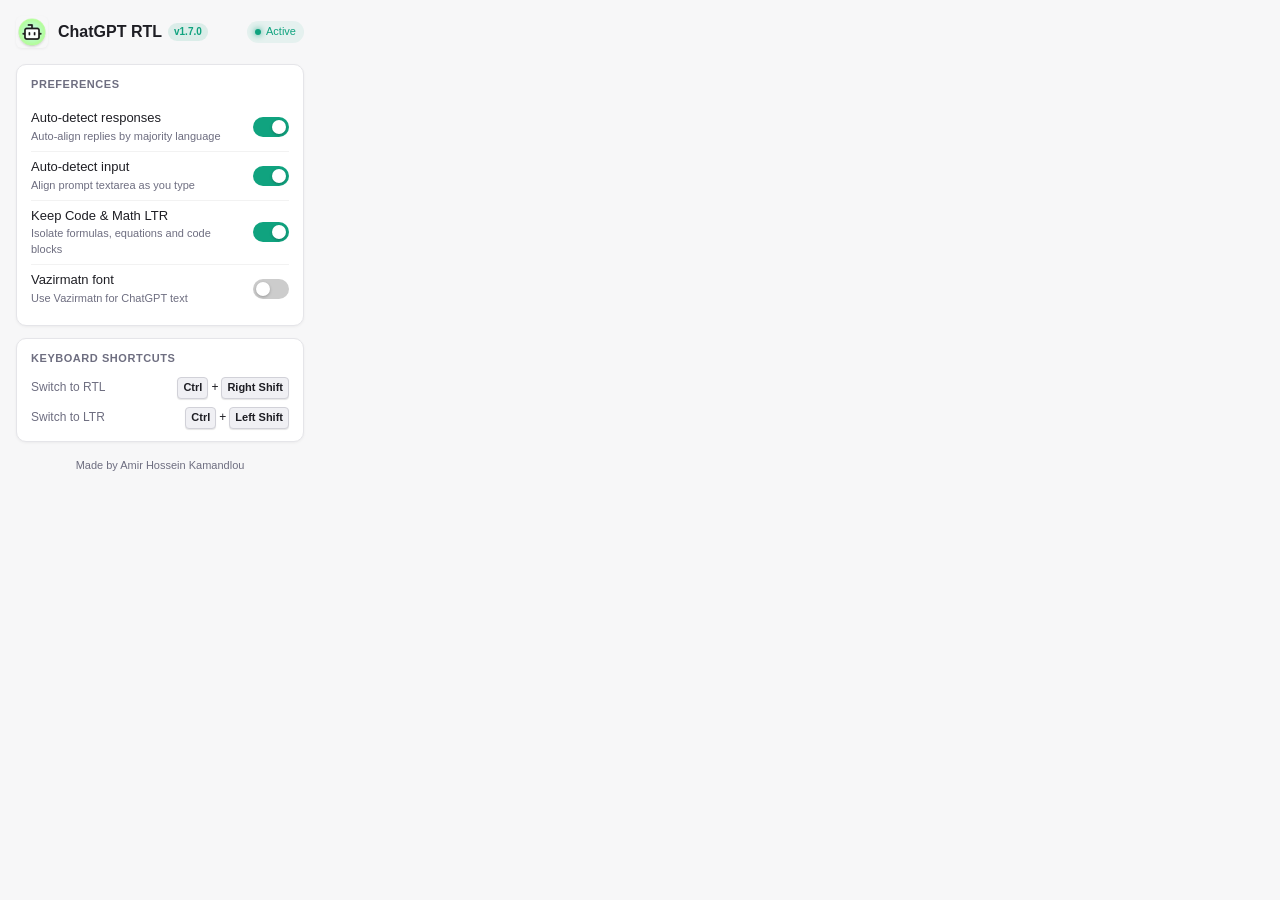
<file: popup.html>
<!DOCTYPE html>
<html lang="en">
<head>
  <meta charset="UTF-8">
  <meta name="viewport" content="width=device-width, initial-scale=1.0">
  <title>ChatGPT RTL</title>
  <link rel="stylesheet" href="popup.css">
</head>
<body>
  <div class="popup-container">
    <!-- Header -->
    <header class="header">
      <div class="brand">
        <img src="icon48.png" alt="ChatGPT RTL Logo" class="brand-icon">
        <div class="brand-text">
          <h1 class="brand-title">ChatGPT RTL</h1>
          <span class="brand-badge">v1.7.0</span>
        </div>
      </div>
      <div class="status-indicator" id="statusIndicator" title="Extension Active">
        <span class="status-dot"></span>
        <span class="status-text">Active</span>
      </div>
    </header>

    <!-- Settings Card -->
    <section class="card settings-card">
      <h2 class="section-title">Preferences</h2>

      <div class="setting-item">
        <div class="setting-info">
          <span class="setting-label">Auto-detect responses</span>
          <span class="setting-desc">Auto-align replies by majority language</span>
        </div>
        <label class="toggle-switch">
          <input type="checkbox" id="toggleAutoResponse" checked>
          <span class="slider"></span>
        </label>
      </div>

      <div class="setting-item">
        <div class="setting-info">
          <span class="setting-label">Auto-detect input</span>
          <span class="setting-desc">Align prompt textarea as you type</span>
        </div>
        <label class="toggle-switch">
          <input type="checkbox" id="toggleAutoInput" checked>
          <span class="slider"></span>
        </label>
      </div>

      <div class="setting-item">
        <div class="setting-info">
          <span class="setting-label">Keep Code & Math LTR</span>
          <span class="setting-desc">Isolate formulas, equations and code blocks</span>
        </div>
        <label class="toggle-switch">
          <input type="checkbox" id="toggleForceCodeMath" checked>
          <span class="slider"></span>
        </label>
      </div>
      <div class="setting-item">
        <div class="setting-info">
          <span class="setting-label">Vazirmatn font</span>
          <span class="setting-desc">Use Vazirmatn for ChatGPT text</span>
        </div>
        <label class="toggle-switch">
          <input type="checkbox" id="toggleVazirmatn">
          <span class="slider"></span>
        </label>
      </div>
    </section>

    <!-- Keyboard Shortcuts Card -->
    <section class="card shortcuts-card">
      <h2 class="section-title">Keyboard Shortcuts</h2>
      <ul class="shortcuts-list">
        <li class="shortcut-item">
          <span class="shortcut-desc">Switch to RTL</span>
          <div class="keys">
            <kbd>Ctrl</kbd>+<kbd>Right Shift</kbd>
          </div>
        </li>
        <li class="shortcut-item">
          <span class="shortcut-desc">Switch to LTR</span>
          <div class="keys">
            <kbd>Ctrl</kbd>+<kbd>Left Shift</kbd>
          </div>
        </li>
      </ul>
    </section>

    <!-- Footer -->
    <footer class="footer">
      <span>Made by Amir Hossein Kamandlou</span>
    </footer>
  </div>

  <script src="popup.js"></script>
</body>
</html>
</file>
<file: popup.css>
/* ==========================================================================
   ChatGPT RTL - Popup Styling
   ========================================================================== */

:root {
  --bg-color: #f7f7f8;
  --card-bg: #ffffff;
  --text-primary: #1e1e24;
  --text-secondary: #6e6e80;
  --border-color: #e5e5e9;
  --accent-color: #10a37f;
  --accent-hover: #0e8c6d;
  --kbd-bg: #f0f0f4;
  --kbd-border: #d1d1d8;
  --bmc-bg: #FFDD00;
  --bmc-text: #000000;
  --bmc-hover: #ffea38;
  --shadow-sm: 0 1px 3px rgba(0, 0, 0, 0.05);
  --shadow-md: 0 4px 12px rgba(0, 0, 0, 0.08);
  --radius-sm: 6px;
  --radius-md: 10px;
  --radius-lg: 14px;
}

@media (prefers-color-scheme: dark) {
  :root {
    --bg-color: #202123;
    --card-bg: #2a2b32;
    --text-primary: #ececf1;
    --text-secondary: #acacbe;
    --border-color: #3f404e;
    --accent-color: #10a37f;
    --accent-hover: #1a7f64;
    --kbd-bg: #343541;
    --kbd-border: #565869;
    --shadow-sm: 0 1px 3px rgba(0, 0, 0, 0.2);
    --shadow-md: 0 4px 14px rgba(0, 0, 0, 0.35);
  }
}

* {
  box-sizing: border-box;
  margin: 0;
  padding: 0;
}

body {
  width: 320px;
  font-family: -apple-system, BlinkMacSystemFont, "Segoe UI", Roboto, Helvetica, Arial, sans-serif;
  background-color: var(--bg-color);
  color: var(--text-primary);
  line-height: 1.45;
  -webkit-font-smoothing: antialiased;
  user-select: none;
}

.popup-container {
  padding: 16px;
  display: flex;
  flex-direction: column;
  gap: 12px;
}

/* --------------------------------------------------------------------------
   Header
   -------------------------------------------------------------------------- */
.header {
  display: flex;
  align-items: center;
  justify-content: space-between;
  padding-bottom: 4px;
}

.brand {
  display: flex;
  align-items: center;
  gap: 10px;
}

.brand-icon {
  width: 32px;
  height: 32px;
  border-radius: var(--radius-sm);
  box-shadow: var(--shadow-sm);
}

.brand-text {
  display: flex;
  align-items: center;
  gap: 6px;
}

.brand-title {
  font-size: 16px;
  font-weight: 600;
  color: var(--text-primary);
}

.brand-badge {
  font-size: 10px;
  font-weight: 700;
  color: var(--accent-color);
  background: rgba(16, 163, 127, 0.12);
  padding: 2px 6px;
  border-radius: 12px;
}

.status-indicator {
  display: flex;
  align-items: center;
  gap: 5px;
  font-size: 11px;
  color: var(--accent-color);
  background: rgba(16, 163, 127, 0.08);
  padding: 3px 8px;
  border-radius: 12px;
  font-weight: 500;
}

.status-dot {
  width: 6px;
  height: 6px;
  border-radius: 50%;
  background-color: var(--accent-color);
  box-shadow: 0 0 6px var(--accent-color);
}

/* --------------------------------------------------------------------------
   Cards
   -------------------------------------------------------------------------- */
.card {
  background: var(--card-bg);
  border: 1px solid var(--border-color);
  border-radius: var(--radius-md);
  padding: 12px 14px;
  box-shadow: var(--shadow-sm);
}

.section-title {
  font-size: 11px;
  font-weight: 700;
  text-transform: uppercase;
  letter-spacing: 0.05em;
  color: var(--text-secondary);
  margin-bottom: 10px;
}

/* --------------------------------------------------------------------------
   Settings List & Toggles
   -------------------------------------------------------------------------- */
.setting-item {
  display: flex;
  align-items: center;
  justify-content: space-between;
  padding: 6px 0;
}

.setting-item:not(:last-child) {
  border-bottom: 1px solid rgba(128, 128, 128, 0.1);
}

.setting-info {
  display: flex;
  flex-direction: column;
  padding-right: 10px;
}

.setting-label {
  font-size: 13px;
  font-weight: 500;
  color: var(--text-primary);
}

.setting-desc {
  font-size: 11px;
  color: var(--text-secondary);
  margin-top: 1px;
}

/* Switch Toggle */
.toggle-switch {
  position: relative;
  display: inline-block;
  width: 36px;
  height: 20px;
  flex-shrink: 0;
}

.toggle-switch input {
  opacity: 0;
  width: 0;
  height: 0;
}

.slider {
  position: absolute;
  cursor: pointer;
  top: 0;
  left: 0;
  right: 0;
  bottom: 0;
  background-color: #ccc;
  transition: 0.2s cubic-bezier(0.4, 0, 0.2, 1);
  border-radius: 20px;
}

.slider:before {
  position: absolute;
  content: "";
  height: 14px;
  width: 14px;
  left: 3px;
  bottom: 3px;
  background-color: white;
  transition: 0.2s cubic-bezier(0.4, 0, 0.2, 1);
  border-radius: 50%;
  box-shadow: 0 1px 3px rgba(0, 0, 0, 0.25);
}

input:checked + .slider {
  background-color: var(--accent-color);
}

input:checked + .slider:before {
  transform: translateX(16px);
}

/* --------------------------------------------------------------------------
   Keyboard Shortcuts Card
   -------------------------------------------------------------------------- */
.shortcuts-list {
  list-style: none;
  display: flex;
  flex-direction: column;
  gap: 8px;
}

.shortcut-item {
  display: flex;
  align-items: center;
  justify-content: space-between;
  font-size: 12px;
}

.shortcut-desc {
  color: var(--text-secondary);
}

.keys {
  display: flex;
  align-items: center;
  gap: 3px;
}

kbd {
  font-family: inherit;
  font-size: 11px;
  font-weight: 600;
  background: var(--kbd-bg);
  color: var(--text-primary);
  border: 1px solid var(--kbd-border);
  border-radius: 4px;
  padding: 2px 5px;
  box-shadow: 0 1px 1px rgba(0, 0, 0, 0.1);
}

/* --------------------------------------------------------------------------
   Footer
   -------------------------------------------------------------------------- */
.footer {
  display: flex;
  align-items: center;
  justify-content: center;
  gap: 6px;
  font-size: 11px;
  color: var(--text-secondary);
  padding-top: 4px;
}

.separator {
  opacity: 0.5;
}

.footer-link {
  color: var(--accent-color);
  text-decoration: none;
  font-weight: 500;
}

.footer-link:hover {
  text-decoration: underline;
}
</file>
